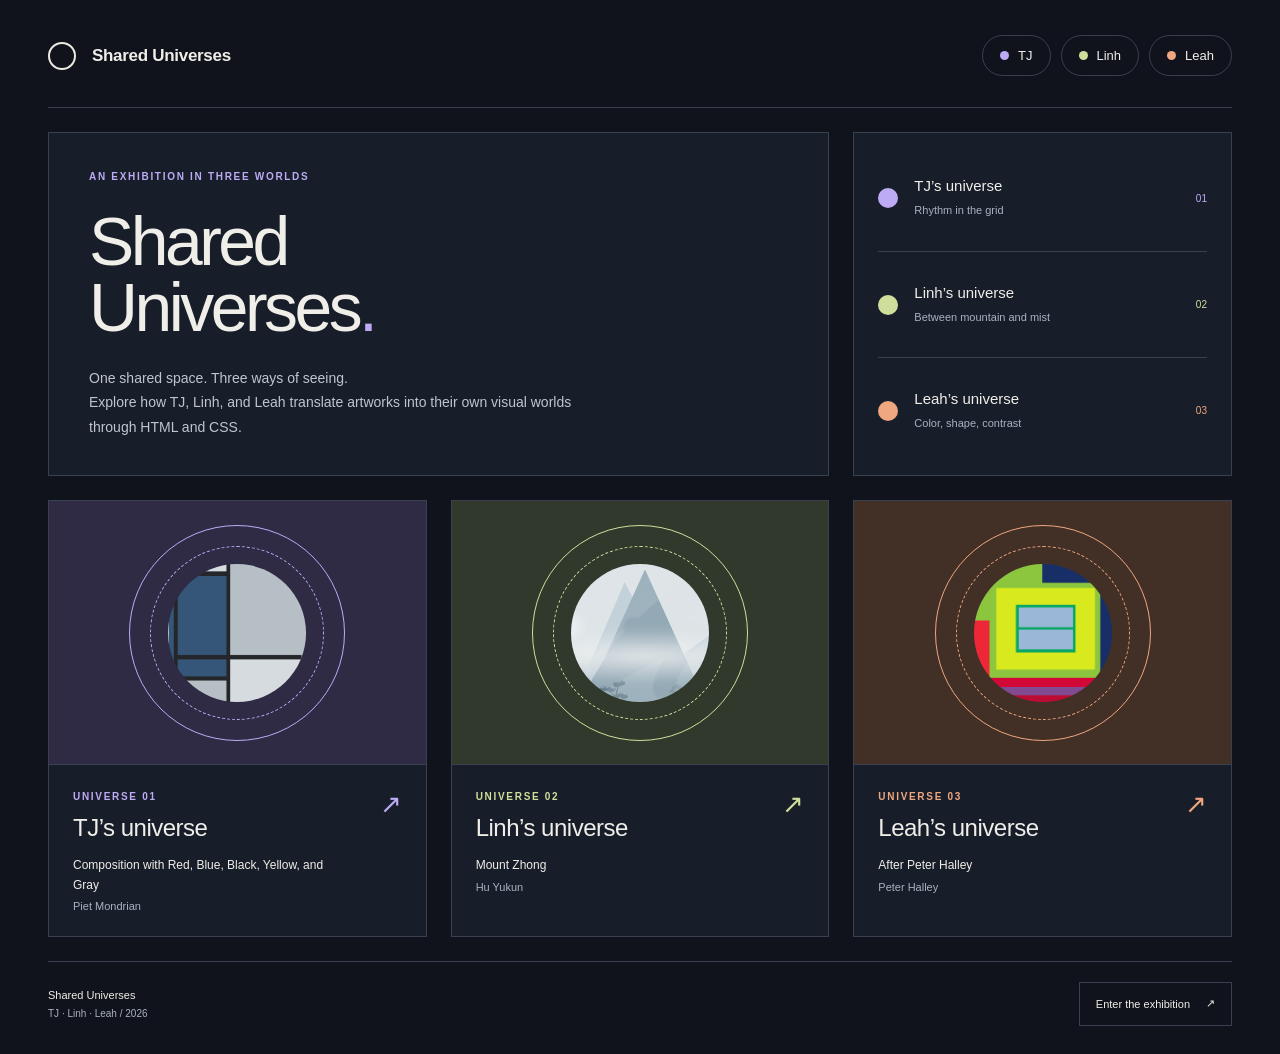
<file: Shared_Universes_Final/index.html>
<!DOCTYPE html>
<html lang="en">
<head>
<meta charset="UTF-8">
<meta name="viewport" content="width=device-width, initial-scale=1.0">
<meta name="description" content="Shared Universes — three personal interpretations of art through HTML and CSS, by TJ, Linh and Leah.">
<title>Home | Shared Universes</title>
<link rel="stylesheet" href="style.css">
</head>
<body class="home">
<a class="skip-link" href="#main">Skip to content</a><div class="page"><header class="site-header"><a class="brand" href="index.html" aria-label="Shared Universes — home"><span class="brand-mark" aria-hidden="true"></span><span>Shared Universes</span></a><nav class="universe-nav" aria-label="Choose a universe"><a class="nav-link tj" href="tj.html"><span class="nav-orb" aria-hidden="true"></span>TJ</a><a class="nav-link linh" href="linh.html"><span class="nav-orb" aria-hidden="true"></span>Linh</a><a class="nav-link leah" href="leah.html"><span class="nav-orb" aria-hidden="true"></span>Leah</a></nav></header>
<main class="entrance" id="main"><section class="cover"><p class="eyebrow">An exhibition in three worlds</p><h1>Shared<br>Universes<span class="title-period">.</span></h1><p class="cover-statement">One shared space. Three ways of seeing.<br>Explore how TJ, Linh, and Leah translate artworks into their own visual worlds through HTML and CSS.</p></section><nav class="cover-index" aria-label="Exhibition index"><a class="index-row tj" href="tj.html"><span class="small-orb" aria-hidden="true"></span><span><strong>TJ’s universe</strong><small>Rhythm in the grid</small></span><span class="index-number">01</span></a><a class="index-row linh" href="linh.html"><span class="small-orb" aria-hidden="true"></span><span><strong>Linh’s universe</strong><small>Between mountain and mist</small></span><span class="index-number">02</span></a><a class="index-row leah" href="leah.html"><span class="small-orb" aria-hidden="true"></span><span><strong>Leah’s universe</strong><small>Color, shape, contrast</small></span><span class="index-number">03</span></a></nav><nav class="universe-grid" aria-label="Enter a universe"><a class="universe-card tj" href="tj.html"><div class="portal" aria-hidden="true"><div class="orbit"><div class="inner-orbit"><img class="planet" src="assets/tj-artwork.png" alt=""></div></div></div><div class="card-caption"><div><p class="eyebrow">Universe 01</p><h2>TJ’s universe</h2><p class="card-title">Composition with Red, Blue, Black, Yellow, and Gray</p><p class="card-artist">Piet Mondrian</p></div><span class="card-arrow" aria-hidden="true">↗</span></div></a><a class="universe-card linh" href="linh.html"><div class="portal" aria-hidden="true"><div class="orbit"><div class="inner-orbit"><img class="planet" src="assets/linh-artwork.png" alt=""></div></div></div><div class="card-caption"><div><p class="eyebrow">Universe 02</p><h2>Linh’s universe</h2><p class="card-title">Mount Zhong</p><p class="card-artist">Hu Yukun</p></div><span class="card-arrow" aria-hidden="true">↗</span></div></a><a class="universe-card leah" href="leah.html"><div class="portal" aria-hidden="true"><div class="orbit"><div class="inner-orbit"><img class="planet" src="assets/leah-artwork.png" alt=""></div></div></div><div class="card-caption"><div><p class="eyebrow">Universe 03</p><h2>Leah’s universe</h2><p class="card-title">After Peter Halley</p><p class="card-artist">Peter Halley</p></div><span class="card-arrow" aria-hidden="true">↗</span></div></a></nav></main>
<footer class="site-footer"><p>Shared Universes<span>TJ · Linh · Leah / 2026</span></p><nav class="page-navigation" aria-label="Exhibition navigation"><a class="text-button" href="tj.html">Enter the exhibition <span aria-hidden="true">↗</span></a></nav></footer></div>
</body>
</html>
</file>
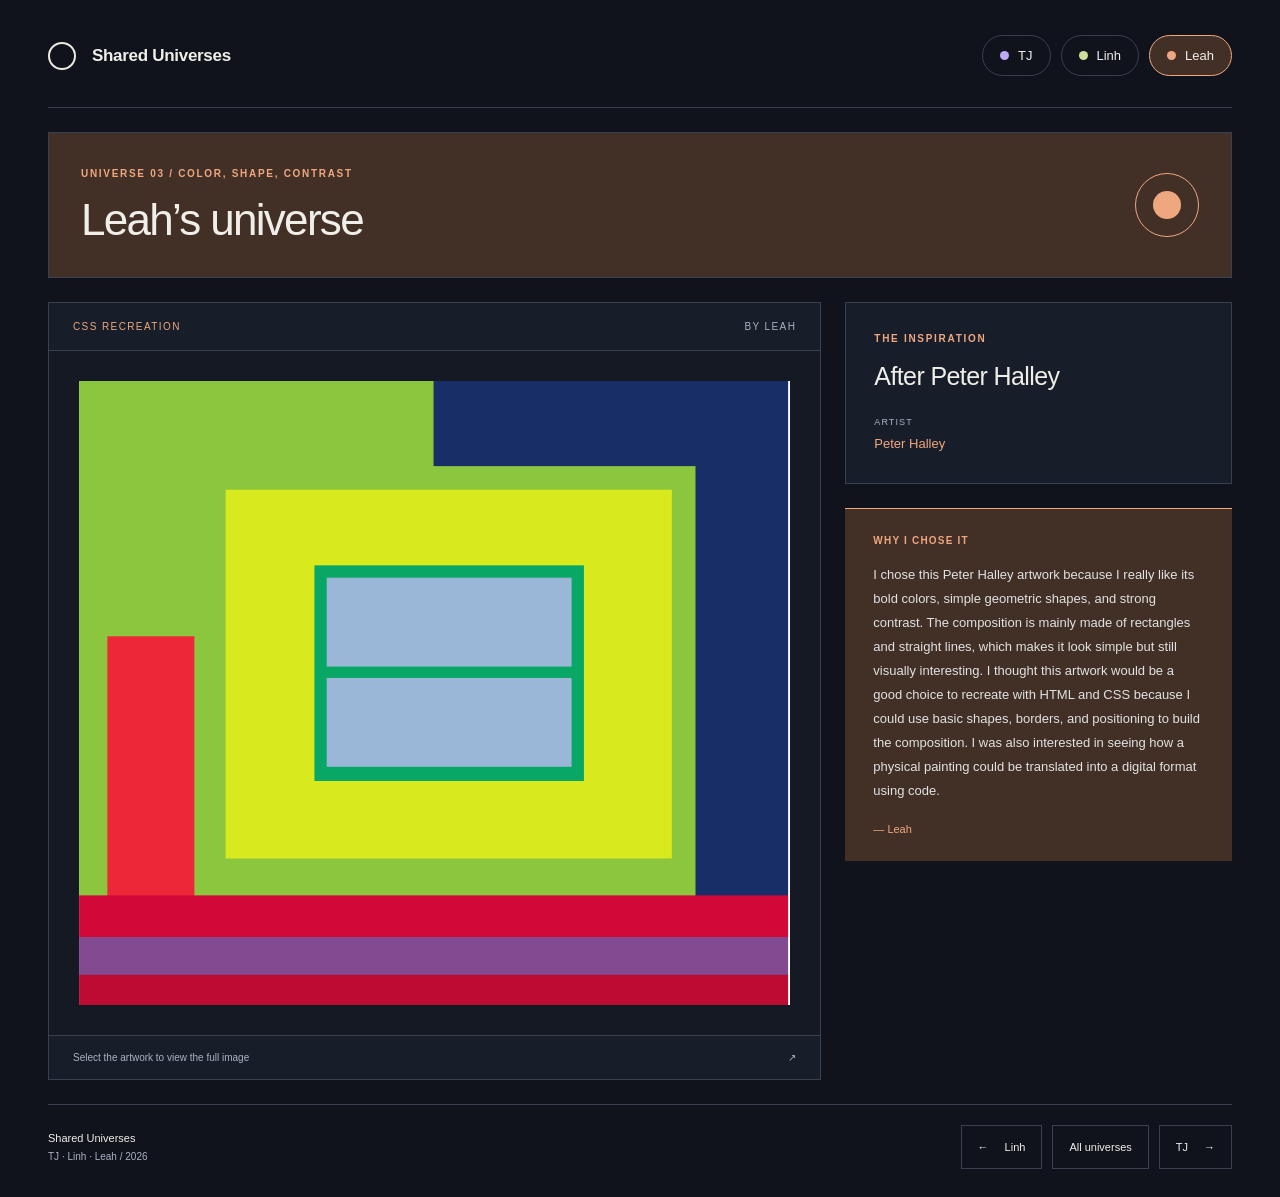
<file: Shared_Universes_Final/leah.html>
<!DOCTYPE html>
<html lang="en">
<head>
<meta charset="UTF-8">
<meta name="viewport" content="width=device-width, initial-scale=1.0">
<meta name="description" content="Shared Universes — three personal interpretations of art through HTML and CSS, by TJ, Linh and Leah.">
<title>Leah’s Universe | Shared Universes</title>
<link rel="stylesheet" href="style.css">
</head>
<body class="leah">
<a class="skip-link" href="#main">Skip to content</a><div class="page"><header class="site-header"><a class="brand" href="index.html" aria-label="Shared Universes — home"><span class="brand-mark" aria-hidden="true"></span><span>Shared Universes</span></a><nav class="universe-nav" aria-label="Choose a universe"><a class="nav-link tj" href="tj.html"><span class="nav-orb" aria-hidden="true"></span>TJ</a><a class="nav-link linh" href="linh.html"><span class="nav-orb" aria-hidden="true"></span>Linh</a><a class="nav-link leah" href="leah.html" aria-current="page"><span class="nav-orb" aria-hidden="true"></span>Leah</a></nav></header>
<main class="artwork-grid" id="main">
<section class="universe-heading"><div><p class="eyebrow">Universe 03 / Color, shape, contrast</p><h1>Leah’s universe</h1></div><div class="heading-orb" aria-hidden="true"><span></span></div></section>
<figure class="work-panel"><figcaption class="panel-heading"><span>CSS recreation</span><span>By Leah</span></figcaption><a class="work-area" href="assets/leah-artwork.png" target="_blank" rel="noopener" aria-label="View Leah’s full artwork image in a new tab"><img class="artwork-image" src="assets/leah-artwork.png" width="1504" height="1320" alt="Leah’s CSS recreation after Peter Halley: bright green and yellow rectangles surrounding blue panels, with red, purple and navy bands."></a><p class="image-note">Select the artwork to view the full image <span aria-hidden="true">↗</span></p></figure>
<aside class="artwork-info" aria-label="About the artwork"><section class="wall-label"><p class="eyebrow">The inspiration</p><h2>After Peter Halley</h2><dl><div class="label-field"><dt>Artist</dt><dd>Peter Halley</dd></div></dl></section><section class="student-statement"><h2>Why I chose it</h2><p>I chose this Peter Halley artwork because I really like its bold colors, simple geometric shapes, and strong contrast. The composition is mainly made of rectangles and straight lines, which makes it look simple but still visually interesting. I thought this artwork would be a good choice to recreate with HTML and CSS because I could use basic shapes, borders, and positioning to build the composition. I was also interested in seeing how a physical painting could be translated into a digital format using code.</p><span class="statement-signature">— Leah</span></section></aside>
</main>
<footer class="site-footer"><p>Shared Universes<span>TJ · Linh · Leah / 2026</span></p><nav class="page-navigation" aria-label="Exhibition navigation"><a class="text-button" href="linh.html"><span aria-hidden="true">←</span> Linh</a><a class="text-button" href="index.html">All universes</a><a class="text-button" href="tj.html">TJ <span aria-hidden="true">→</span></a></nav></footer></div>
</body>
</html>
</file>
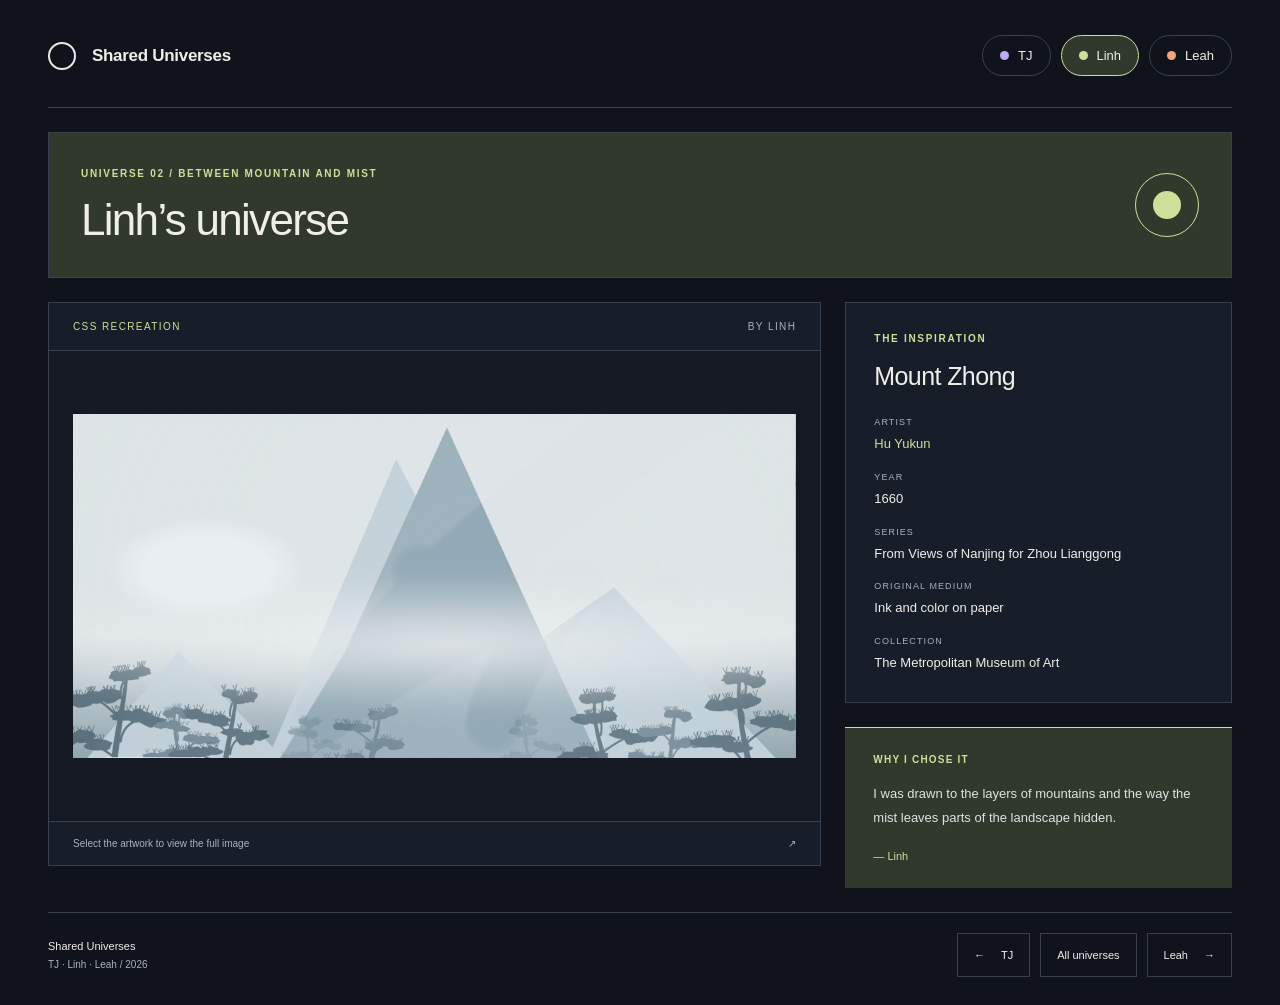
<file: Shared_Universes_Final/linh.html>
<!DOCTYPE html>
<html lang="en">
<head>
<meta charset="UTF-8">
<meta name="viewport" content="width=device-width, initial-scale=1.0">
<meta name="description" content="Shared Universes — three personal interpretations of art through HTML and CSS, by TJ, Linh and Leah.">
<title>Linh’s Universe | Shared Universes</title>
<link rel="stylesheet" href="style.css">
</head>
<body class="linh">
<a class="skip-link" href="#main">Skip to content</a><div class="page"><header class="site-header"><a class="brand" href="index.html" aria-label="Shared Universes — home"><span class="brand-mark" aria-hidden="true"></span><span>Shared Universes</span></a><nav class="universe-nav" aria-label="Choose a universe"><a class="nav-link tj" href="tj.html"><span class="nav-orb" aria-hidden="true"></span>TJ</a><a class="nav-link linh" href="linh.html" aria-current="page"><span class="nav-orb" aria-hidden="true"></span>Linh</a><a class="nav-link leah" href="leah.html"><span class="nav-orb" aria-hidden="true"></span>Leah</a></nav></header>
<main class="artwork-grid" id="main">
<section class="universe-heading"><div><p class="eyebrow">Universe 02 / Between mountain and mist</p><h1>Linh’s universe</h1></div><div class="heading-orb" aria-hidden="true"><span></span></div></section>
<figure class="work-panel"><figcaption class="panel-heading"><span>CSS recreation</span><span>By Linh</span></figcaption><a class="work-area" href="assets/linh-artwork.png" target="_blank" rel="noopener" aria-label="View Linh’s full artwork image in a new tab"><img class="artwork-image" src="assets/linh-artwork.png" width="2048" height="972" alt="Linh’s CSS recreation of Mount Zhong: layered blue-gray mountains fading into mist, with silhouetted trees in the foreground."></a><p class="image-note">Select the artwork to view the full image <span aria-hidden="true">↗</span></p></figure>
<aside class="artwork-info" aria-label="About the artwork"><section class="wall-label"><p class="eyebrow">The inspiration</p><h2>Mount Zhong</h2><dl><div class="label-field"><dt>Artist</dt><dd>Hu Yukun</dd></div><div class="label-field"><dt>Year</dt><dd>1660</dd></div><div class="label-field"><dt>Series</dt><dd>From Views of Nanjing for Zhou Lianggong</dd></div><div class="label-field"><dt>Original medium</dt><dd>Ink and color on paper</dd></div><div class="label-field"><dt>Collection</dt><dd>The Metropolitan Museum of Art</dd></div></dl></section><section class="student-statement"><h2>Why I chose it</h2><p>I was drawn to the layers of mountains and the way the mist leaves parts of the landscape hidden.</p><span class="statement-signature">— Linh</span></section></aside>
</main>
<footer class="site-footer"><p>Shared Universes<span>TJ · Linh · Leah / 2026</span></p><nav class="page-navigation" aria-label="Exhibition navigation"><a class="text-button" href="tj.html"><span aria-hidden="true">←</span> TJ</a><a class="text-button" href="index.html">All universes</a><a class="text-button" href="leah.html">Leah <span aria-hidden="true">→</span></a></nav></footer></div>
</body>
</html>
</file>
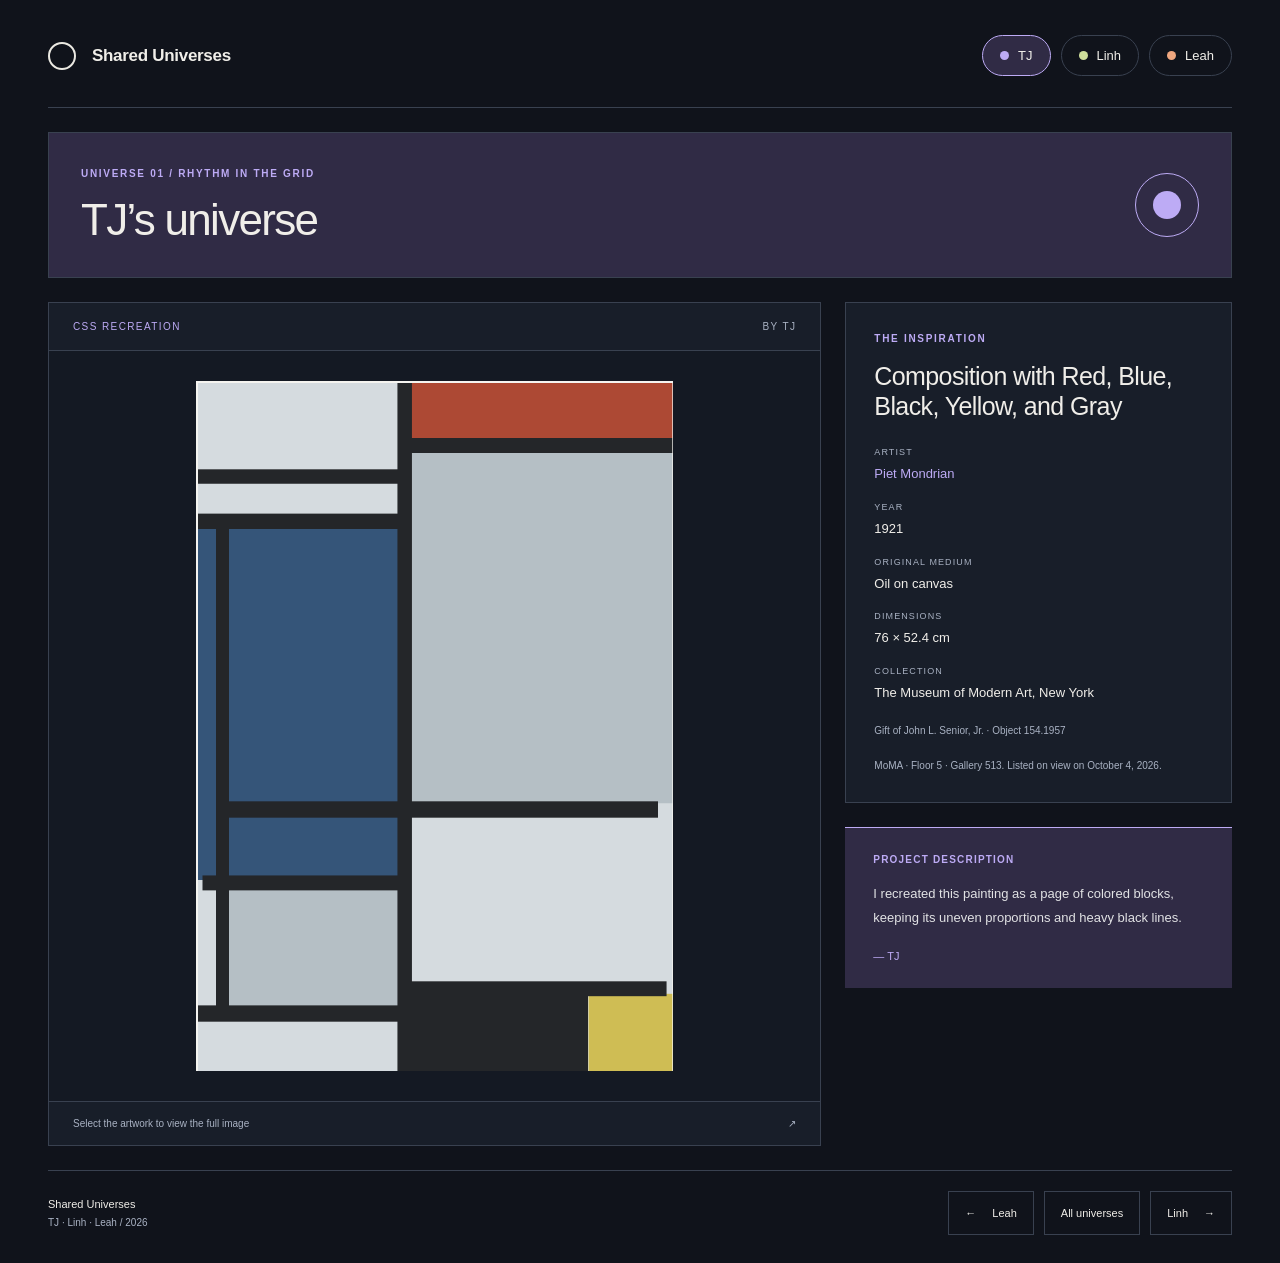
<file: Shared_Universes_Final/tj.html>
<!DOCTYPE html>
<html lang="en">
<head>
<meta charset="UTF-8">
<meta name="viewport" content="width=device-width, initial-scale=1.0">
<meta name="description" content="Shared Universes — three personal interpretations of art through HTML and CSS, by TJ, Linh and Leah.">
<title>TJ’s Universe | Shared Universes</title>
<link rel="stylesheet" href="style.css">
</head>
<body class="tj">
<a class="skip-link" href="#main">Skip to content</a><div class="page"><header class="site-header"><a class="brand" href="index.html" aria-label="Shared Universes — home"><span class="brand-mark" aria-hidden="true"></span><span>Shared Universes</span></a><nav class="universe-nav" aria-label="Choose a universe"><a class="nav-link tj" href="tj.html" aria-current="page"><span class="nav-orb" aria-hidden="true"></span>TJ</a><a class="nav-link linh" href="linh.html"><span class="nav-orb" aria-hidden="true"></span>Linh</a><a class="nav-link leah" href="leah.html"><span class="nav-orb" aria-hidden="true"></span>Leah</a></nav></header>
<main class="artwork-grid" id="main">
<section class="universe-heading"><div><p class="eyebrow">Universe 01 / Rhythm in the grid</p><h1>TJ’s universe</h1></div><div class="heading-orb" aria-hidden="true"><span></span></div></section>
<figure class="work-panel"><figcaption class="panel-heading"><span>CSS recreation</span><span>By TJ</span></figcaption><a class="work-area" href="assets/tj-artwork.png" target="_blank" rel="noopener" aria-label="View TJ’s full artwork image in a new tab"><img class="artwork-image" src="assets/tj-artwork.png" width="734" height="1062" alt="TJ’s CSS recreation: an uneven grid of muted red, blue, yellow and gray rectangles divided by heavy black lines."></a><p class="image-note">Select the artwork to view the full image <span aria-hidden="true">↗</span></p></figure>
<aside class="artwork-info" aria-label="About the artwork"><section class="wall-label"><p class="eyebrow">The inspiration</p><h2>Composition with Red, Blue, Black, Yellow, and Gray</h2><dl><div class="label-field"><dt>Artist</dt><dd>Piet Mondrian</dd></div><div class="label-field"><dt>Year</dt><dd>1921</dd></div><div class="label-field"><dt>Original medium</dt><dd>Oil on canvas</dd></div><div class="label-field"><dt>Dimensions</dt><dd>76 × 52.4 cm</dd></div><div class="label-field"><dt>Collection</dt><dd>The Museum of Modern Art, New York</dd></div></dl><p class="credit">Gift of John L. Senior, Jr. · Object 154.1957</p><p class="display-note">MoMA · Floor 5 · Gallery 513. Listed on view on October 4, 2026.</p></section><section class="student-statement"><h2>Project description</h2><p>I recreated this painting as a page of colored blocks, keeping its uneven proportions and heavy black lines.</p><span class="statement-signature">— TJ</span></section></aside>
</main>
<footer class="site-footer"><p>Shared Universes<span>TJ · Linh · Leah / 2026</span></p><nav class="page-navigation" aria-label="Exhibition navigation"><a class="text-button" href="leah.html"><span aria-hidden="true">←</span> Leah</a><a class="text-button" href="index.html">All universes</a><a class="text-button" href="linh.html">Linh <span aria-hidden="true">→</span></a></nav></footer></div>
</body>
</html>
</file>
<file: Shared_Universes_Final/style.css>
/* SHARED UNIVERSES — TJ / Linh / Leah
   Shared twelve-column exhibition grid, individual universe colors. */
* { box-sizing: border-box; }
:root { --background:#10131b; --panel:#181e29; --line:#394150; --muted:#a9b2c3; --accent:#bdabf5; --tint:#302b45; }
body { margin:0; background:var(--background); color:#f0eee9; font-family:Arial,Helvetica,sans-serif; -webkit-font-smoothing:antialiased; }
a { color:inherit; text-decoration:none; }
a:focus-visible { outline:3px solid #fff; outline-offset:5px; }
p,h1,h2,figure,dl,dd { margin:0; }
.tj { --accent:#bdabf5; --tint:#302b45; }
.linh { --accent:#cfdf9b; --tint:#30392c; }
.leah { --accent:#efa77f; --tint:#423027; }
.page { width:calc(100% - 96px); max-width:1440px; margin:0 auto; padding:28px 0; display:grid; grid-template-columns:repeat(12,minmax(0,1fr)); gap:24px; }
.skip-link { position:fixed; top:8px; left:8px; padding:12px; background:#fff; color:#10131b; z-index:5; transform:translateY(-160%); }
.skip-link:focus { transform:translateY(0); }
.site-header { grid-column:1/-1; display:flex; align-items:center; justify-content:space-between; gap:24px; min-height:80px; padding-bottom:24px; border-bottom:1px solid var(--line); }
.brand { display:flex; align-items:center; gap:16px; font-size:17px; font-weight:700; letter-spacing:-.3px; padding:8px 0; }
.brand-mark { width:28px; height:28px; border:2px solid #ebe9e2; border-radius:50%; flex-shrink:0; }
.universe-nav { display:flex; gap:10px; }
.nav-link { display:flex; align-items:center; gap:9px; border:1px solid var(--line); border-radius:24px; padding:12px 17px; font-size:13px; }
.nav-orb { width:9px; height:9px; background:var(--accent); border-radius:50%; }
.nav-link:hover,.nav-link[aria-current=page] { border-color:var(--accent); background:var(--tint); }
.eyebrow { color:var(--accent); font-size:10px; line-height:1.6; letter-spacing:1.7px; text-transform:uppercase; font-weight:700; }
.entrance { grid-column:1/-1; display:grid; grid-template-columns:repeat(12,minmax(0,1fr)); gap:24px; }
.cover { grid-column:span 8; padding:36px 40px; border:1px solid var(--line); background:var(--panel); display:flex; flex-direction:column; gap:24px; }
.cover h1 { font-size:clamp(48px,5.3vw,76px); font-weight:500; line-height:.98; letter-spacing:-3.5px; }
.title-period { color:var(--accent); }
.cover-statement { max-width:490px; color:#bec5d1; font-size:14px; line-height:1.75; }
.cover-index { grid-column:span 4; display:grid; grid-template-rows:repeat(3,1fr); border:1px solid var(--line); background:var(--panel); padding:12px 24px; }
.index-row { display:flex; align-items:center; gap:16px; padding:20px 0; }
.index-row + .index-row { border-top:1px solid var(--line); }
.index-row strong { display:block; font-size:15px; font-weight:500; }
.index-row small { display:block; margin-top:8px; color:var(--muted); font-size:11px; line-height:1.5; }
.index-row:hover strong { color:var(--accent); }
.small-orb { flex-shrink:0; width:20px; height:20px; border-radius:50%; background:var(--accent); }
.index-number { margin-left:auto; color:var(--accent); font-size:10px; }
.universe-grid { grid-column:1/-1; display:grid; grid-template-columns:repeat(3,minmax(0,1fr)); gap:24px; }
.universe-card { display:grid; grid-template-rows:264px 1fr; border:1px solid var(--line); background:var(--panel); transition:border-color .2s; }
.universe-card:hover { border-color:var(--accent); }
.portal { display:grid; place-items:center; background:var(--tint); border-bottom:1px solid var(--line); overflow:hidden; }
.orbit { width:216px; height:216px; border:1px solid var(--accent); border-radius:50%; display:grid; place-items:center; transition:transform .3s; }
.inner-orbit { width:174px; height:174px; border:1px dashed var(--accent); border-radius:50%; display:grid; place-items:center; }
.planet { display:block; width:138px; height:138px; border-radius:50%; object-fit:cover; }
.universe-card:hover .orbit { transform:scale(1.035); }
.card-caption { padding:24px; display:flex; justify-content:space-between; align-items:flex-start; gap:16px; }
.card-caption h2 { font-size:24px; font-weight:500; letter-spacing:-.5px; margin:9px 0 14px; }
.card-title { font-size:12px; line-height:1.6; max-width:260px; }
.card-artist { color:var(--muted); font-size:11px; margin-top:5px; }
.card-arrow { color:var(--accent); font-size:26px; }
.artwork-grid { grid-column:1/-1; display:grid; grid-template-columns:minmax(0,8fr) minmax(280px,4fr); gap:24px; align-items:start; }
.universe-heading { grid-column:1/-1; min-height:146px; display:flex; align-items:center; justify-content:space-between; gap:24px; padding:28px 32px; border:1px solid var(--line); background:var(--tint); }
.universe-heading h1 { font-size:44px; font-weight:500; line-height:1.1; letter-spacing:-1.7px; margin-top:14px; }
.heading-orb { flex-shrink:0; width:64px; height:64px; border:1px solid var(--accent); border-radius:50%; display:grid; place-items:center; }
.heading-orb span { width:28px; height:28px; border-radius:50%; background:var(--accent); }
.work-panel { border:1px solid var(--line); background:var(--panel); overflow:hidden; }
.panel-heading { padding:18px 24px; border-bottom:1px solid var(--line); display:flex; justify-content:space-between; gap:16px; font-size:10px; text-transform:uppercase; letter-spacing:1.4px; }
.panel-heading span:first-child { color:var(--accent); }
.panel-heading span:last-child { color:var(--muted); }
.work-area { display:grid; place-items:center; padding:30px; min-height:430px; background:#141923; }
.artwork-image { display:block; width:auto; height:auto; max-width:100%; max-height:690px; object-fit:contain; }
.linh .work-area { min-height:470px; padding:24px; }
.linh .artwork-image { width:100%; }
.image-note { display:flex; justify-content:space-between; gap:12px; color:var(--muted); font-size:10px; line-height:1.5; padding:14px 24px; border-top:1px solid var(--line); }
.artwork-info { display:grid; gap:24px; }
.wall-label { padding:28px; border:1px solid var(--line); background:var(--panel); }
.wall-label h2 { font-size:25px; line-height:1.2; font-weight:500; letter-spacing:-.6px; margin:14px 0 26px; }
.wall-label dl { display:grid; gap:17px; }
.label-field dt { color:var(--muted); text-transform:uppercase; letter-spacing:1.1px; font-size:9px; margin-bottom:7px; }
.label-field dd { font-size:13px; line-height:1.6; }
.label-field:first-child dd { color:var(--accent); }
.credit,.display-note { font-size:10px; line-height:1.7; color:var(--muted); margin-top:18px; }
.student-statement { padding:26px 28px; border-top:1px solid var(--accent); background:var(--tint); }
.student-statement h2 { font-size:10px; letter-spacing:1.2px; text-transform:uppercase; color:var(--accent); margin-bottom:17px; }
.student-statement p { font-size:13px; line-height:1.85; color:#e1e2e4; }
.statement-signature { display:block; font-size:11px; margin-top:20px; color:var(--accent); }
.site-footer { grid-column:1/-1; display:flex; justify-content:space-between; align-items:center; gap:24px; padding-top:20px; border-top:1px solid var(--line); }
.site-footer>p { font-size:11px; line-height:1.7; }
.site-footer>p span { display:block; color:var(--muted); font-size:10px; }
.page-navigation { display:flex; gap:10px; }
.text-button { display:flex; align-items:center; justify-content:center; gap:16px; min-height:44px; border:1px solid var(--line); padding:12px 16px; font-size:11px; }
.text-button:hover { border-color:var(--accent); background:var(--tint); }
@media (max-width:1050px) {
 .page { width:calc(100% - 48px); }
 .cover { padding:32px; }
 .cover-index { padding:12px 18px; }
 .index-row { gap:10px; }
 .artwork-grid { grid-template-columns:minmax(0,7fr) minmax(280px,5fr); }
 .universe-card { grid-template-rows:240px 1fr; }
 .card-caption { padding:20px; }
 .card-caption h2 { font-size:21px; }
 .work-area { padding:22px; }
}
@media (max-width:760px) {
 .page { width:calc(100% - 32px); gap:18px; padding:18px 0; }
 .site-header { flex-wrap:wrap; gap:16px; padding-bottom:18px; }
 .brand { font-size:16px; }
 .nav-link { padding:10px 12px; }
 .entrance { gap:18px; }
 .cover,.cover-index { grid-column:1/-1; }
 .cover h1 { font-size:62px; }
 .cover { padding:28px; }
 .index-row { padding:16px 0; }
 .universe-grid { grid-template-columns:1fr; gap:18px; }
 .universe-card { grid-template-columns:minmax(150px,2fr) 3fr; grid-template-rows:auto; }
 .portal { min-height:210px; border-bottom:0; border-right:1px solid var(--line); }
 .orbit { width:154px; height:154px; }
 .inner-orbit { width:128px; height:128px; }
 .planet { width:100px; height:100px; }
 .card-caption { align-self:center; padding:20px; }
 .card-caption h2 { font-size:22px; }
 .artwork-grid { grid-template-columns:1fr; gap:18px; }
 .universe-heading { padding:24px; min-height:130px; }
 .universe-heading h1 { font-size:36px; }
 .heading-orb { width:48px; height:48px; }
 .heading-orb span { width:22px; height:22px; }
 .work-area,.linh .work-area { min-height:0; padding:20px; }
 .artwork-info { gap:18px; }
 .site-footer { align-items:flex-start; flex-wrap:wrap; gap:18px; }
 .text-button { padding:11px 14px; gap:12px; }
}
@media (max-width:400px) {
 .universe-card { grid-template-columns:1fr; }
 .portal { border-right:0; border-bottom:1px solid var(--line); }
 .card-caption { padding:24px; }
 .universe-heading { padding:20px; }
 .universe-heading h1 { font-size:32px; }
 .eyebrow { letter-spacing:1px; }
}
@media (prefers-reduced-motion:reduce) { *,*::before,*::after { transition:none !important; } }
</file>
